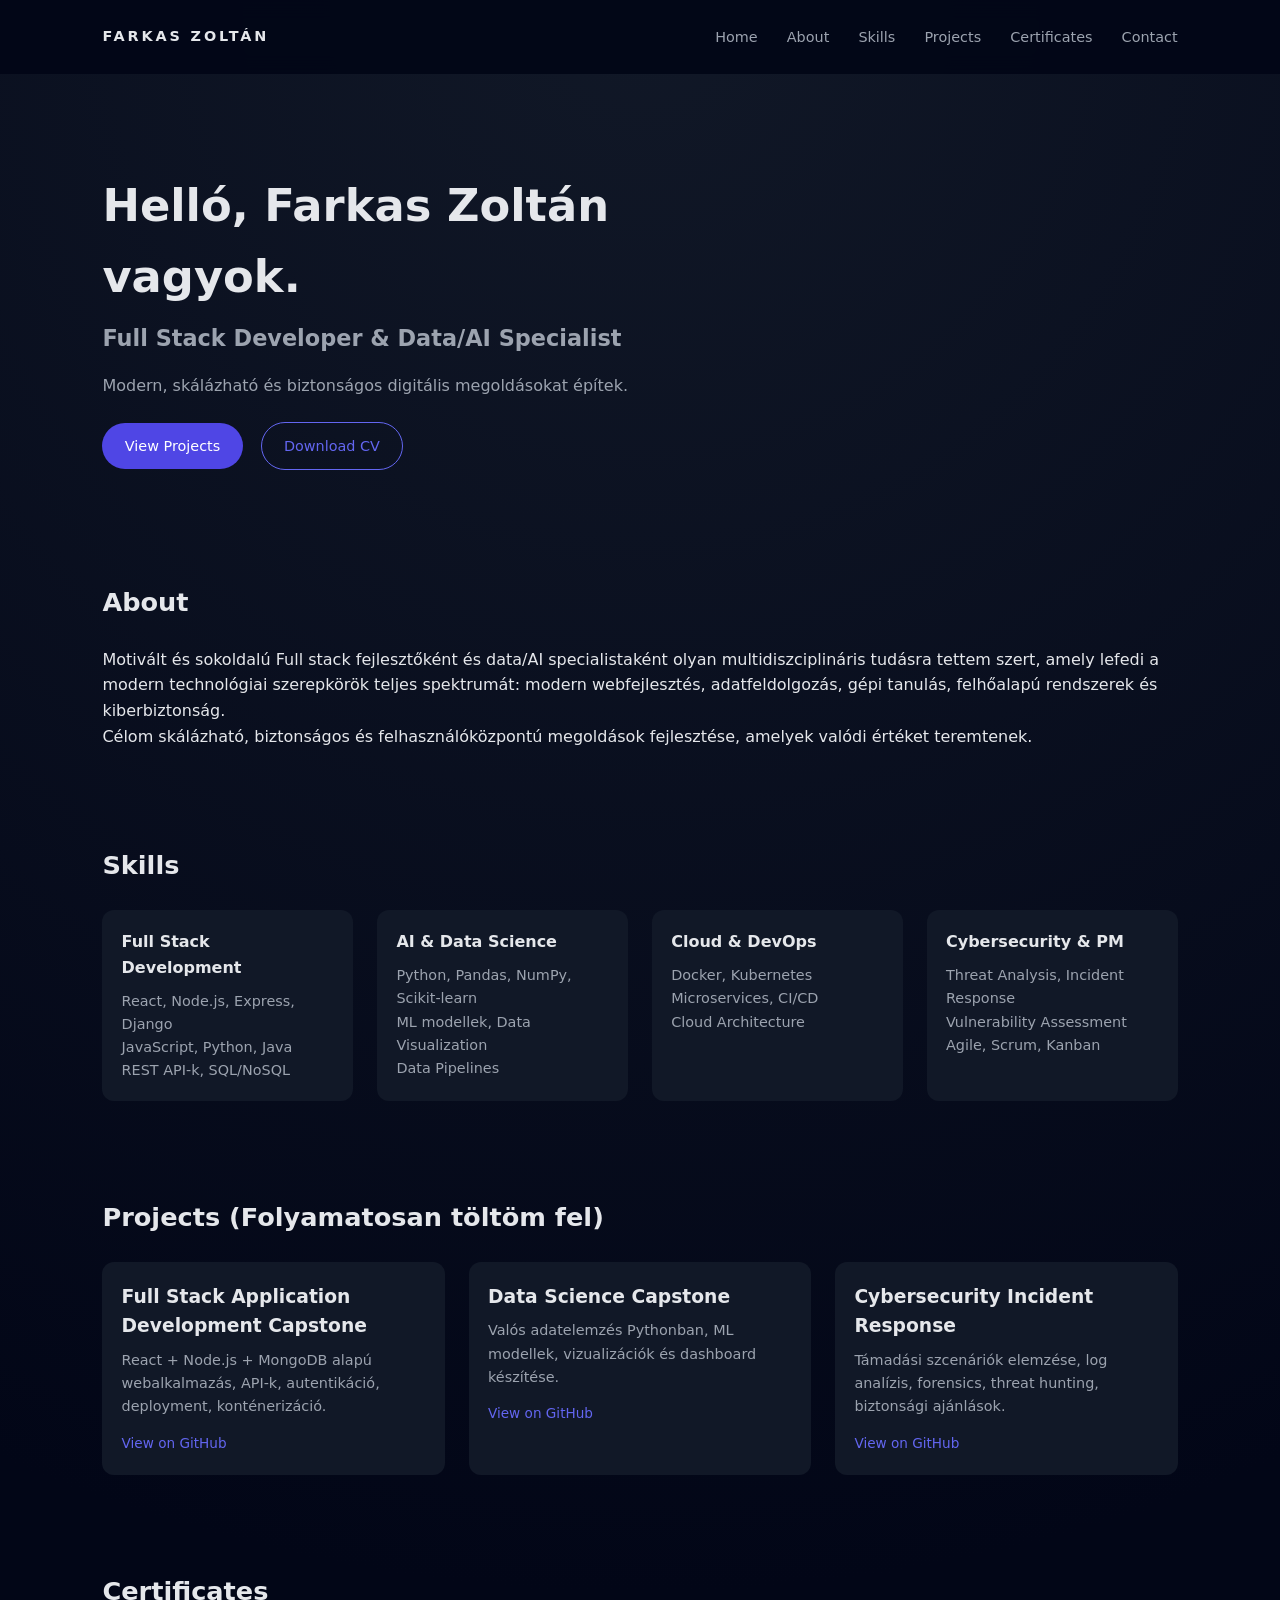
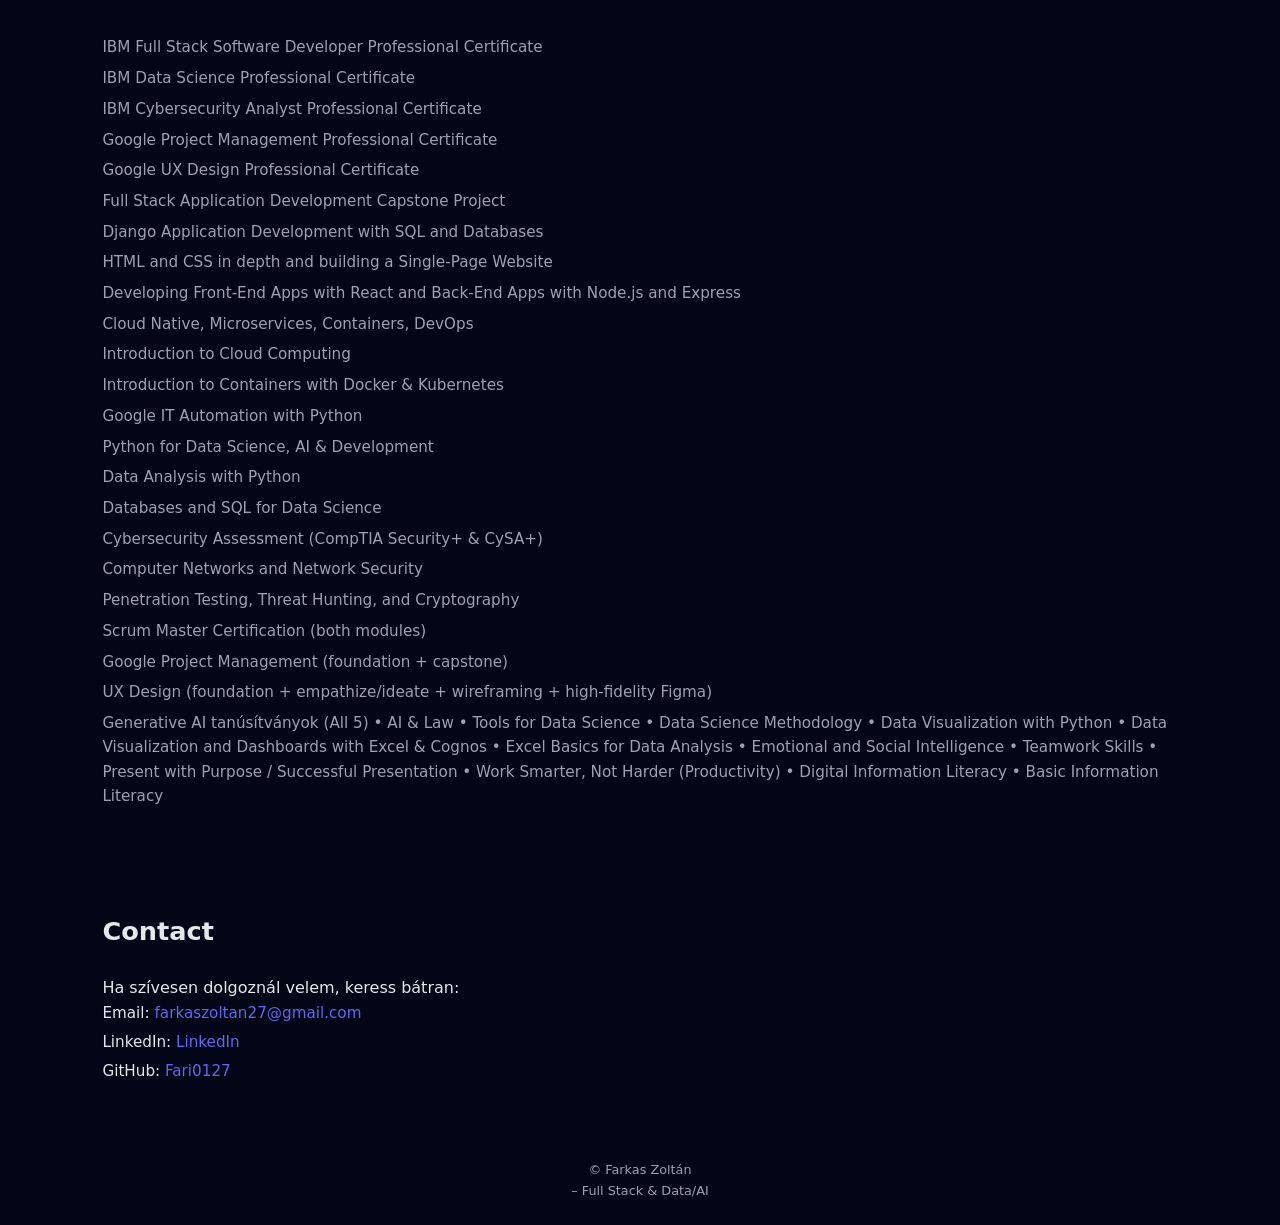
<file: index.html>
<!DOCTYPE html>
<html lang="hu">
<head>
  <meta charset="UTF-8">
  <title>Farkas Zoltán – Full Stack & Data/AI</title>
  <link rel="stylesheet" href="style.css">
</head>
<body>
<header class="site-header">
  <div class="logo">FARKAS Zoltán</div>
  <nav class="main-nav">
    <a href="#home">Home</a>
    <a href="#about">About</a>
    <a href="#skills">Skills</a>
    <a href="#projects">Projects</a>
    <a href="#certificates">Certificates</a>
    <a href="#contact">Contact</a>
  </nav>
</header>

<main>
  <section id="home" class="hero">
    <div class="hero-content">
      <h1>Helló, Farkas Zoltán vagyok.</h1>
      <h2>Full Stack Developer & Data/AI Specialist</h2>
      <p>Modern, skálázható és biztonságos digitális megoldásokat építek.</p>
      <div class="hero-buttons">
        <a href="#projects" class="btn primary">View Projects</a>
        <a href="20_CV_Farkas_Zoltán.pdf" class="btn secondary">Download CV</a>
      </div>
    </div>
  </section>

  <section id="about" class="section">
    <h2>About</h2>
    <p>
      Motivált és sokoldalú Full stack fejlesztőként és data/AI specialistaként olyan multidiszciplináris tudásra tettem szert,
      amely lefedi a modern technológiai szerepkörök teljes spektrumát: modern webfejlesztés, adatfeldolgozás,
      gépi tanulás, felhőalapú rendszerek és kiberbiztonság.
    </p>
    <p>
      Célom skálázható, biztonságos és felhasználóközpontú megoldások fejlesztése, amelyek valódi értéket teremtenek.
    </p>
    <p></p>
  </section>

  <section id="skills" class="section">
    <h2>Skills</h2>
    <div class="skills-grid">
      <div class="skill-block">
        <h3>Full Stack Development</h3>
        <ul>
          <li>React, Node.js, Express, Django</li>
          <li>JavaScript, Python, Java</li>
          <li>REST API-k, SQL/NoSQL</li>
        </ul>
      </div>
      <div class="skill-block">
        <h3>AI & Data Science</h3>
        <ul>
          <li>Python, Pandas, NumPy, Scikit-learn</li>
          <li>ML modellek, Data Visualization</li>
          <li>Data Pipelines</li>
        </ul>
      </div>
      <div class="skill-block">
        <h3>Cloud & DevOps</h3>
        <ul>
          <li>Docker, Kubernetes</li>
          <li>Microservices, CI/CD</li>
          <li>Cloud Architecture</li>
        </ul>
      </div>
      <div class="skill-block">
        <h3>Cybersecurity & PM</h3>
        <ul>
          <li>Threat Analysis, Incident Response</li>
          <li>Vulnerability Assessment</li>
          <li>Agile, Scrum, Kanban</li>
        </ul>
      </div>
    </div>
  </section>

  <section id="projects" class="section">
    <h2>Projects (Folyamatosan töltöm fel)</h2>
    <div class="projects-grid">
      <article class="project-card">
        <h3>Full Stack Application Development Capstone</h3>
        <p>React + Node.js + MongoDB alapú webalkalmazás, API-k, autentikáció, deployment, konténerizáció.</p>
        <a href="https://github.com/Fari0127/fullstack-capstone" class="project-link">View on GitHub</a>
      </article>
      <article class="project-card">
        <h3>Data Science Capstone</h3>
        <p>Valós adatelemzés Pythonban, ML modellek, vizualizációk és dashboard készítése.</p>
        <a href="https://github.com/Fari0127/datascience-capstone" class="project-link">View on GitHub</a>
      </article>
      <article class="project-card">
        <h3>Cybersecurity Incident Response</h3>
        <p>Támadási szcenáriók elemzése, log analízis, forensics, threat hunting, biztonsági ajánlások.</p>
        <a href="https://github.com/Fari0127/cybersecurity-incident-response" class="project-link">View on GitHub</a>
      </article>
    </div>
  </section>

  <section id="certificates" class="section">
    <h2>Certificates</h2>
    <ul class="cert-list">
      <li>IBM Full Stack Software Developer Professional Certificate</li>
      <li>IBM Data Science Professional Certificate</li>
      <li>IBM Cybersecurity Analyst Professional Certificate</li>
      <li>Google Project Management Professional Certificate</li>
      <li>Google UX Design Professional Certificate</li>
      <li>Full Stack Application Development Capstone Project</li>
      <li>Django Application Development with SQL and Databases</li>
      <li>HTML and CSS in depth and building a Single-Page Website</li>
      <li>Developing Front-End Apps with React and Back-End Apps with Node.js and Express</li>
      <li>Cloud Native, Microservices, Containers, DevOps</li>
      <li>Introduction to Cloud Computing</li>
      <li>Introduction to Containers with Docker & Kubernetes</li>
      <li>Google IT Automation with Python</li>
      <li>Python for Data Science, AI & Development</li>
      <li>Data Analysis with Python</li>
      <li>Databases and SQL for Data Science</li>
      <li>Cybersecurity Assessment (CompTIA Security+ & CySA+)</li>
      <li>Computer Networks and Network Security</li>
      <li>Penetration Testing, Threat Hunting, and Cryptography</li>
      <li>Scrum Master Certification (both modules)</li>
      <li>Google Project Management (foundation + capstone)</li>
      <li>UX Design (foundation + empathize/ideate + wireframing + high-fidelity Figma)</li>
      <li>Generative AI tanúsítványok (All 5)
        • 	AI & Law
        • 	Tools for Data Science
        • 	Data Science Methodology
        • 	Data Visualization with Python
        • 	Data Visualization and Dashboards with Excel & Cognos
        • 	Excel Basics for Data Analysis
        • 	Emotional and Social Intelligence
        • 	Teamwork Skills
        • 	Present with Purpose / Successful Presentation
        • 	Work Smarter, Not Harder (Productivity)
        • 	Digital Information Literacy
        • 	Basic Information Literacy</li>
    </ul>
  </section>

  <section id="contact" class="section">
    <h2>Contact</h2>
    <p>Ha szívesen dolgoznál velem, keress bátran:</p>
    <ul class="contact-list">
      <li>Email: <a href="mailto:farkaszoltan27@gmail.com">farkaszoltan27@gmail.com</a></li>
      <li>LinkedIn: <a href="https://www.linkedin.com/in/zoltán-farkas/" target="_blank">LinkedIn</a></li>
      <li>GitHub: <a href="https://github.com/Fari0127" target="_blank">Fari0127</a></li>
    </ul>
  </section>
</main>

<footer class="site-footer">
  <p>© Farkas Zoltán </p>
  <p>– Full Stack & Data/AI</p>
</footer>
</body>
</html>
</file>
<file: style.css>
/* style.css */

:root {
    --bg: #0a0f1a;
    --card: #111827;
    --accent: #4f46e5;
    --accent-soft: #6366f1;
    --text: #e5e7eb;
    --muted: #9ca3af;
}

* {
    box-sizing: border-box;
    margin: 0;
    padding: 0;
}

body {
    font-family: system-ui, -apple-system, BlinkMacSystemFont, "Segoe UI", sans-serif;
    background: radial-gradient(circle at top, #111827 0, #020617 55%);
    color: var(--text);
    line-height: 1.6;
}

a {
    color: var(--accent-soft);
    text-decoration: none;
}

a:hover {
    text-decoration: underline;
}

.site-header {
    display: flex;
    justify-content: space-between;
    align-items: center;
    padding: 1.5rem 8%;
    position: sticky;
    top: 0;
    background: rgba(2, 6, 23, 0.9);
    backdrop-filter: blur(10px);
    z-index: 10;
}

.logo {
    font-weight: 700;
    letter-spacing: 0.2em;
    font-size: 0.9rem;
    text-transform: uppercase;
}

.main-nav a {
    margin-left: 1.5rem;
    font-size: 0.9rem;
    color: var(--muted);
}

.main-nav a:hover {
    color: var(--text);
}

.hero {
    padding: 6rem 8% 4rem;
}

.hero-content {
    max-width: 640px;
}

.hero h1 {
    font-size: 2.8rem;
    margin-bottom: 0.5rem;
}

.hero h2 {
    font-size: 1.4rem;
    color: var(--muted);
    margin-bottom: 1rem;
}

.hero p {
    margin-bottom: 1.5rem;
    color: var(--muted);
}

.hero-buttons .btn {
    display: inline-block;
    padding: 0.7rem 1.4rem;
    border-radius: 999px;
    font-size: 0.9rem;
    margin-right: 0.8rem;
}

.btn.primary {
    background: var(--accent);
    color: white;
}

.btn.secondary {
    border: 1px solid var(--accent-soft);
    color: var(--accent-soft);
}

.section {
    padding: 3rem 8%;
}

.section h2 {
    font-size: 1.6rem;
    margin-bottom: 1.5rem;
}

.skills-grid {
    display: grid;
    grid-template-columns: repeat(auto-fit, minmax(220px, 1fr));
    gap: 1.5rem;
}

.skill-block {
    background: var(--card);
    padding: 1.2rem;
    border-radius: 0.75rem;
}

.skill-block h3 {
    margin-bottom: 0.6rem;
    font-size: 1rem;
}

.skill-block ul {
    list-style: none;
    font-size: 0.9rem;
    color: var(--muted);
}

.projects-grid {
    display: grid;
    grid-template-columns: repeat(auto-fit, minmax(260px, 1fr));
    gap: 1.5rem;
}

.project-card {
    background: var(--card);
    padding: 1.2rem;
    border-radius: 0.75rem;
}

.project-card h3 {
    margin-bottom: 0.5rem;
}

.project-card p {
    font-size: 0.9rem;
    color: var(--muted);
    margin-bottom: 0.7rem;
}

.project-link {
    font-size: 0.85rem;
}

.cert-list {
    list-style: none;
    color: var(--muted);
    font-size: 0.95rem;
}

.cert-list li {
    margin-bottom: 0.4rem;
}

.contact-list {
    list-style: none;
    font-size: 0.95rem;
}

.contact-list li {
    margin-bottom: 0.3rem;
}

.site-footer {
    text-align: center;
    padding: 1.5rem 0;
    font-size: 0.8rem;
    color: var(--muted);
}
</file>
